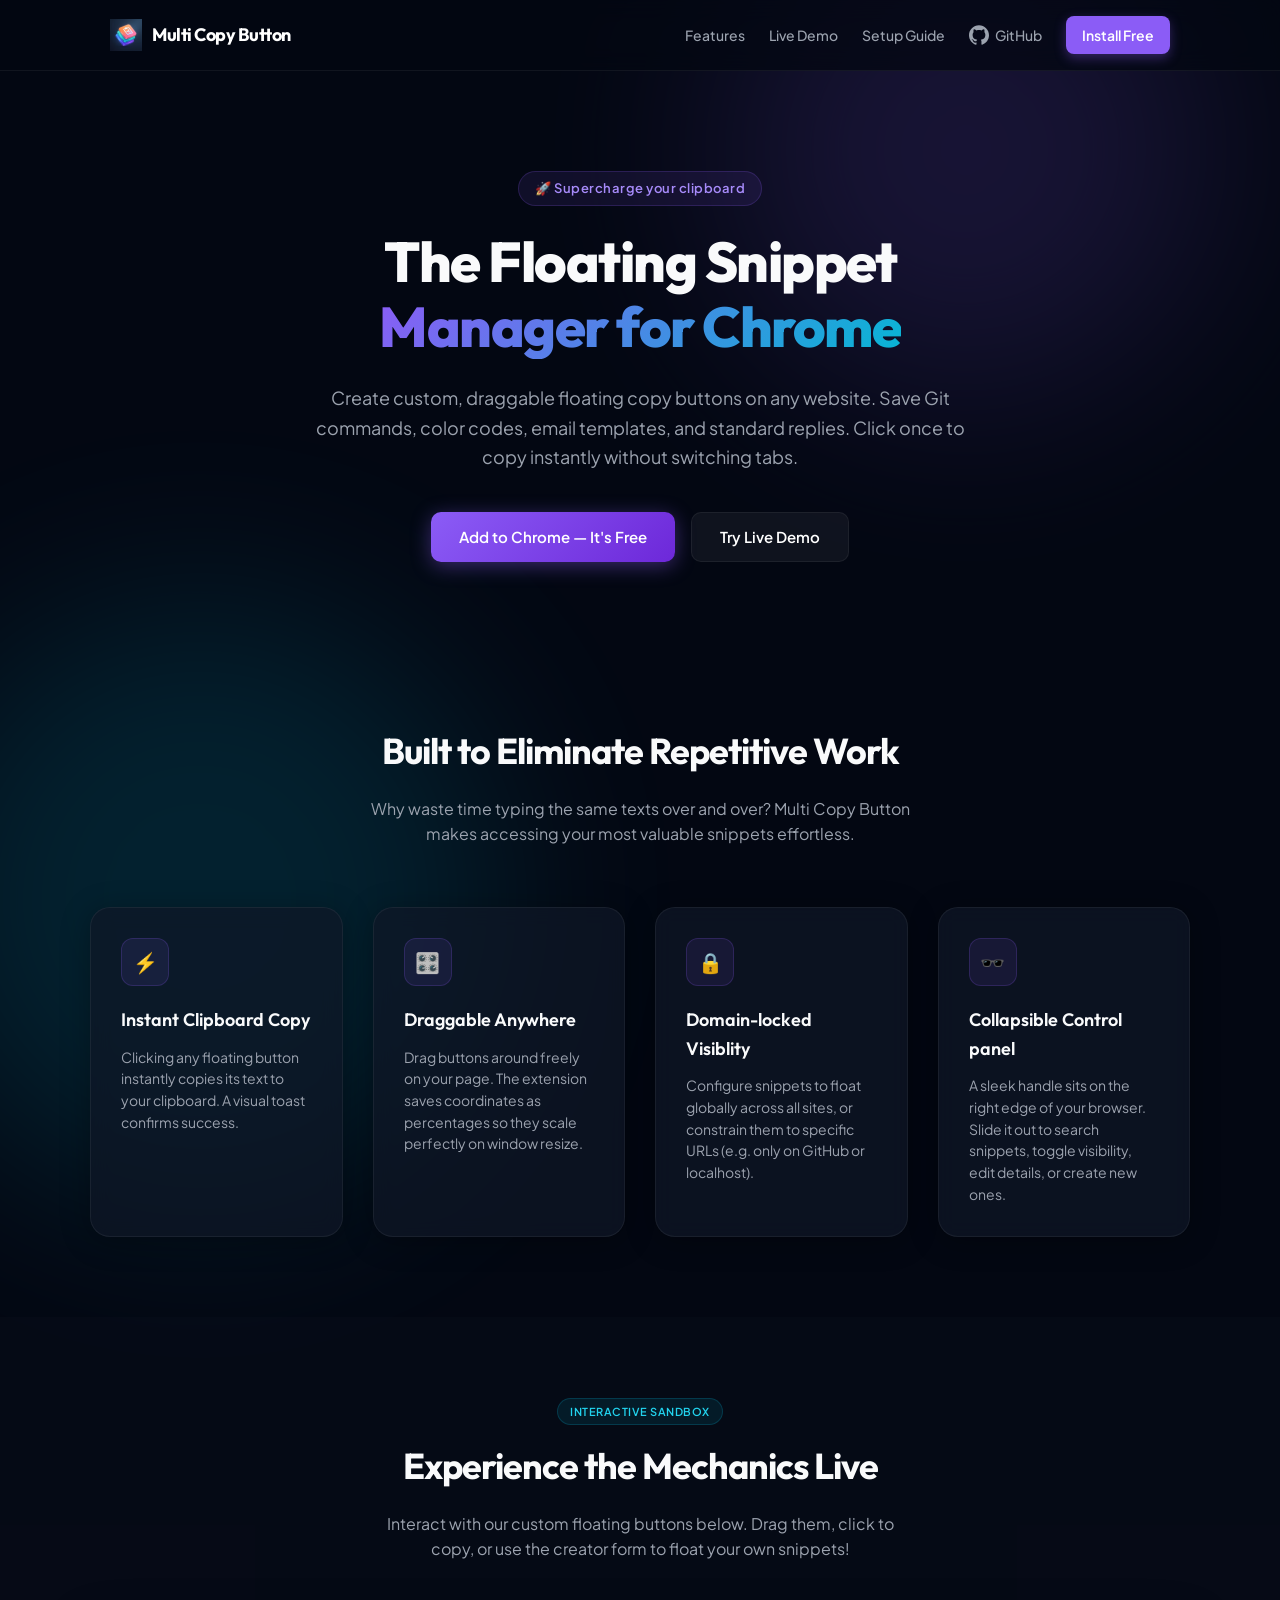
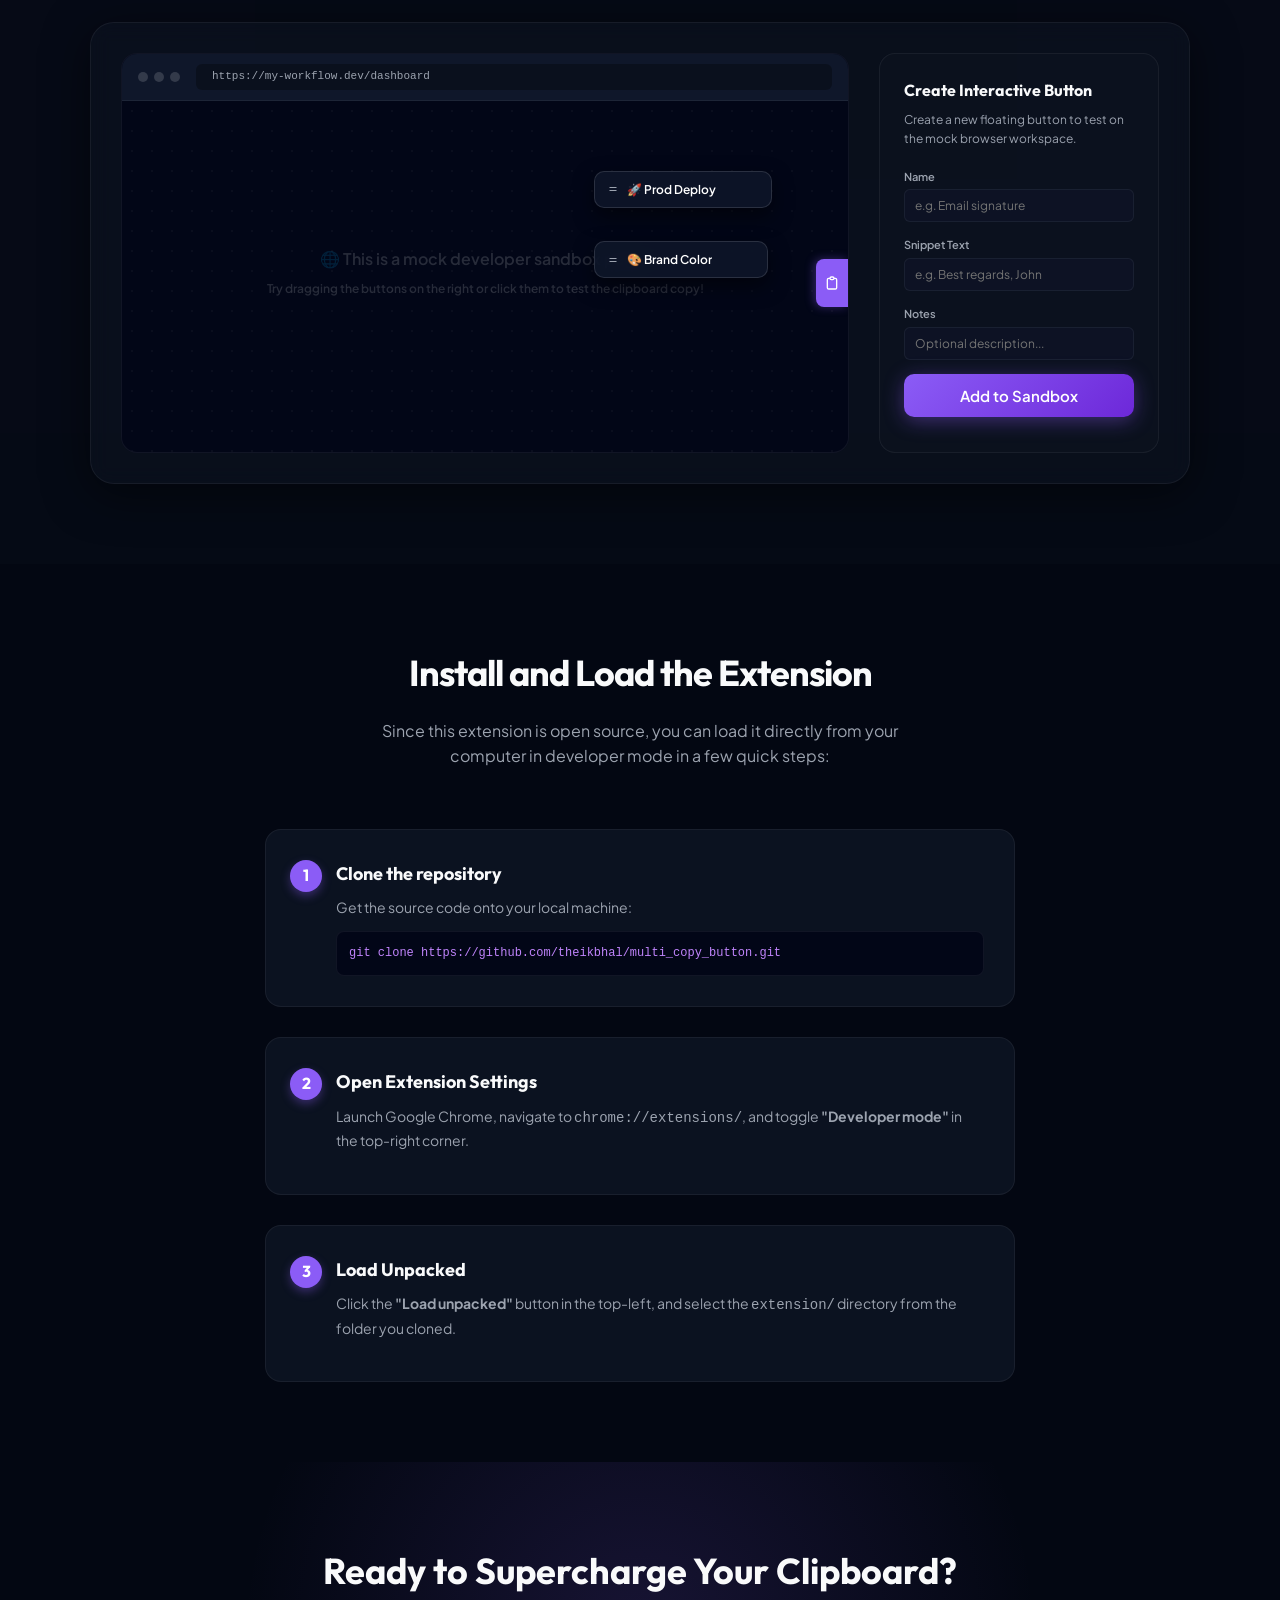
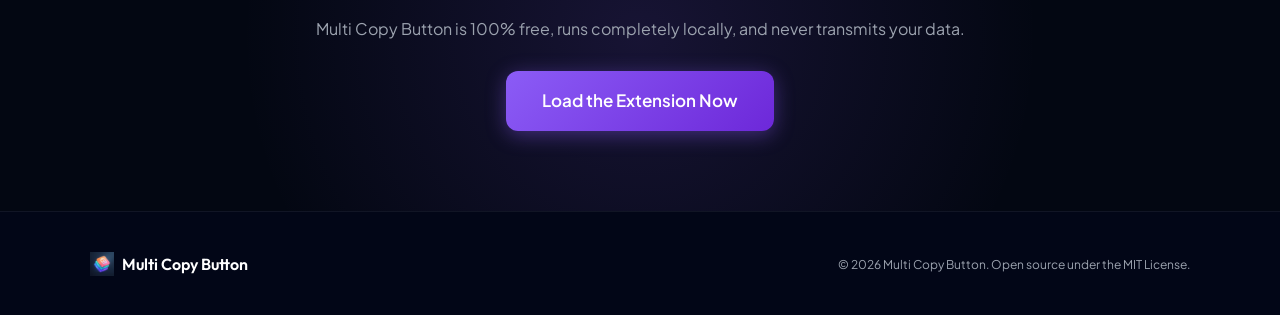
<file: website/index.html>
<!DOCTYPE html>
<html lang="en">
<head>
  <meta charset="UTF-8">
  <meta name="viewport" content="width=device-width, initial-scale=1.0">
  <title>Multi Copy Button — Draggable Floating Clipboard Snippets Chrome Extension</title>
  <meta name="description" content="Create custom, draggable floating copy buttons on any website to copy code snippets, templates, command lines and hex codes instantly with one click.">
  <link href="https://fonts.googleapis.com/css2?family=Outfit:wght@300;400;500;600;700;800&family=Plus+Jakarta+Sans:wght@300;400;500;600;700&display=swap" rel="stylesheet">
  <link rel="stylesheet" href="styles.css">
</head>
<body>
  <!-- Background Elements -->
  <div class="space-bg">
    <div class="blob blob-1"></div>
    <div class="blob blob-2"></div>
  </div>

  <!-- Navigation -->
  <nav class="navbar">
    <div class="nav-container">
      <a href="#" class="nav-logo">
        <img src="assets/logo.png" alt="Multi Copy Button Logo">
        <span>Multi Copy Button</span>
      </a>
      <div class="nav-links">
        <a href="#features">Features</a>
        <a href="#demo">Live Demo</a>
        <a href="#setup">Setup Guide</a>
        <a href="https://github.com/theikbhal/multi_copy_button" target="_blank" class="github-link">
          <svg viewBox="0 0 24 24" width="20" height="20" fill="currentColor"><path d="M12 .297c-6.63 0-12 5.373-12 12 0 5.303 3.438 9.8 8.205 11.385.6.113.82-.258.82-.577 0-.285-.01-1.04-.015-2.04-3.338.724-4.042-1.61-4.042-1.61C4.422 18.07 3.633 17.7 3.633 17.7c-1.087-.744.084-.729.084-.729 1.205.084 1.838 1.236 1.838 1.236 1.07 1.835 2.809 1.305 3.495.998.108-.776.417-1.305.76-1.605-2.665-.3-5.466-1.332-5.466-5.93 0-1.31.465-2.38 1.235-3.22-.135-.303-.54-1.523.105-3.176 0 0 1.005-.322 3.3 1.23.96-.267 1.98-.399 3-.405 1.02.006 2.04.138 3 .405 2.28-1.552 3.285-1.23 3.285-1.23.645 1.653.24 2.873.12 3.176.765.84 1.23 1.91 1.23 3.22 0 4.61-2.805 5.625-5.475 5.92.42.36.81 1.096.81 2.22 0 1.606-.015 2.896-.015 3.286 0 .315.21.69.825.57C20.565 22.092 24 17.592 24 12.297c0-6.627-5.373-12-12-12"/></svg>
          <span>GitHub</span>
        </a>
        <a href="#demo" class="nav-cta">Install Free</a>
      </div>
    </div>
  </nav>

  <!-- Hero Section -->
  <header class="hero">
    <div class="hero-container">
      <div class="hero-tag">🚀 Supercharge your clipboard</div>
      <h1>The Floating Snippet<br><span class="gradient-text">Manager for Chrome</span></h1>
      <p class="hero-description">Create custom, draggable floating copy buttons on any website. Save Git commands, color codes, email templates, and standard replies. Click once to copy instantly without switching tabs.</p>
      <div class="hero-ctas">
        <a href="#setup" class="btn btn-primary">Add to Chrome — It's Free</a>
        <a href="#demo" class="btn btn-secondary">Try Live Demo</a>
      </div>
    </div>
  </header>

  <!-- Why it is helpful -->
  <section class="features-section" id="features">
    <div class="section-container">
      <div class="section-header">
        <h2>Built to Eliminate Repetitive Work</h2>
        <p>Why waste time typing the same texts over and over? Multi Copy Button makes accessing your most valuable snippets effortless.</p>
      </div>

      <div class="features-grid">
        <div class="feature-card">
          <div class="card-icon">⚡</div>
          <h3>Instant Clipboard Copy</h3>
          <p>Clicking any floating button instantly copies its text to your clipboard. A visual toast confirms success.</p>
        </div>
        
        <div class="feature-card">
          <div class="card-icon">🎛️</div>
          <h3>Draggable Anywhere</h3>
          <p>Drag buttons around freely on your page. The extension saves coordinates as percentages so they scale perfectly on window resize.</p>
        </div>

        <div class="feature-card">
          <div class="card-icon">🔒</div>
          <h3>Domain-locked Visiblity</h3>
          <p>Configure snippets to float globally across all sites, or constrain them to specific URLs (e.g. only on GitHub or localhost).</p>
        </div>

        <div class="feature-card">
          <div class="card-icon">🕶️</div>
          <h3>Collapsible Control panel</h3>
          <p>A sleek handle sits on the right edge of your browser. Slide it out to search snippets, toggle visibility, edit details, or create new ones.</p>
        </div>
      </div>
    </div>
  </section>

  <!-- Interactive Sandbox Demo -->
  <section class="demo-section" id="demo">
    <div class="section-container">
      <div class="section-header">
        <span class="badge">Interactive Sandbox</span>
        <h2>Experience the Mechanics Live</h2>
        <p>Interact with our custom floating buttons below. Drag them, click to copy, or use the creator form to float your own snippets!</p>
      </div>

      <div class="sandbox-container">
        <!-- Interactive Workspace mimicking browser -->
        <div class="browser-mock">
          <div class="browser-header">
            <div class="browser-dots">
              <span class="dot"></span>
              <span class="dot"></span>
              <span class="dot"></span>
            </div>
            <div class="browser-url-bar">https://my-workflow.dev/dashboard</div>
          </div>
          
          <div class="browser-viewport" id="sandbox-viewport">
            <div class="browser-empty-state">
              <p>🌐 This is a mock developer sandbox page.</p>
              <p class="hint">Try dragging the buttons on the right or click them to test the clipboard copy!</p>
            </div>

            <!-- Demo floating button 1 -->
            <div class="demo-btn" id="demo-btn-1" style="left: 65%; top: 20%;">
              <div class="drag-handle" title="Drag me">
                <svg viewBox="0 0 24 24" width="12" height="12" fill="none" stroke="currentColor" stroke-width="2"><path d="M5 9h14M5 15h14"/></svg>
              </div>
              <span class="btn-name">🚀 Prod Deploy</span>
              <div class="tooltip">
                <strong>Prod Deploy</strong>
                <p>Click to copy command</p>
                <div class="tooltip-text">vercel --prod</div>
              </div>
              <div class="actions">
                <button class="act-btn edit-btn" title="Edit">✏️</button>
                <button class="act-btn delete-btn" title="Hide">✕</button>
              </div>
            </div>

            <!-- Demo floating button 2 -->
            <div class="demo-btn" id="demo-btn-2" style="left: 65%; top: 40%;">
              <div class="drag-handle" title="Drag me">
                <svg viewBox="0 0 24 24" width="12" height="12" fill="none" stroke="currentColor" stroke-width="2"><path d="M5 9h14M5 15h14"/></svg>
              </div>
              <span class="btn-name">🎨 Brand Color</span>
              <div class="tooltip">
                <strong>Brand Color</strong>
                <p>Click to copy CSS Hex</p>
                <div class="tooltip-text">#8B5CF6</div>
              </div>
              <div class="actions">
                <button class="act-btn edit-btn" title="Edit">✏️</button>
                <button class="act-btn delete-btn" title="Hide">✕</button>
              </div>
            </div>

            <!-- Side Dock Mock -->
            <div class="mock-dock-handle" id="mock-dock-handle">
              <svg width="16" height="16" viewBox="0 0 24 24" fill="none" stroke="currentColor" stroke-width="2"><path d="M9 5H7a2 2 0 0 0-2 2v12a2 2 0 0 0 2 2h10a2 2 0 0 0 2-2V7a2 2 0 0 0-2-2h-2M9 5a2 2 0 0 0 2 2h2a2 2 0 0 0 2-2M9 5a2 2 0 0 1 2-2h2a2 2 0 0 1 2 2"/></svg>
            </div>

            <div class="mock-dock" id="mock-dock">
              <div class="dock-header">
                <span>Dock Control Panel</span>
                <button id="close-dock-btn">✕</button>
              </div>
              <div class="dock-body">
                <input type="text" id="dock-search" placeholder="Search buttons..." class="dock-input">
                <div class="dock-list-header">Active Snippets</div>
                <div class="dock-list" id="dock-list-container">
                  <!-- JS list -->
                </div>
              </div>
            </div>

            <div class="toast-popup" id="sandbox-toast">Copied to clipboard!</div>
          </div>
        </div>

        <!-- Forms / Creator Box on the right -->
        <div class="creator-sidebar">
          <h3>Create Interactive Button</h3>
          <p class="creator-desc">Create a new floating button to test on the mock browser workspace.</p>
          <div class="creator-form">
            <div class="form-group">
              <label>Name</label>
              <input type="text" id="create-name" placeholder="e.g. Email signature" class="form-input">
            </div>
            <div class="form-group">
              <label>Snippet Text</label>
              <input type="text" id="create-text" placeholder="e.g. Best regards, John" class="form-input">
            </div>
            <div class="form-group">
              <label>Notes</label>
              <input type="text" id="create-notes" placeholder="Optional description..." class="form-input">
            </div>
            <button id="create-sandbox-btn" class="btn btn-primary btn-block">Add to Sandbox</button>
          </div>
        </div>
      </div>
    </div>
  </section>

  <!-- Setup Section -->
  <section class="setup-section" id="setup">
    <div class="section-container">
      <div class="section-header">
        <h2>Install and Load the Extension</h2>
        <p>Since this extension is open source, you can load it directly from your computer in developer mode in a few quick steps:</p>
      </div>

      <div class="setup-steps">
        <div class="setup-step">
          <div class="step-badge">1</div>
          <h3>Clone the repository</h3>
          <p>Get the source code onto your local machine:</p>
          <pre class="code-block"><code>git clone https://github.com/theikbhal/multi_copy_button.git</code></pre>
        </div>

        <div class="setup-step">
          <div class="step-badge">2</div>
          <h3>Open Extension Settings</h3>
          <p>Launch Google Chrome, navigate to <code>chrome://extensions/</code>, and toggle <strong>"Developer mode"</strong> in the top-right corner.</p>
        </div>

        <div class="setup-step">
          <div class="step-badge">3</div>
          <h3>Load Unpacked</h3>
          <p>Click the <strong>"Load unpacked"</strong> button in the top-left, and select the <code>extension/</code> directory from the folder you cloned.</p>
        </div>
      </div>
    </div>
  </section>

  <!-- CTA banner -->
  <section class="cta-banner">
    <div class="banner-container">
      <h2>Ready to Supercharge Your Clipboard?</h2>
      <p>Multi Copy Button is 100% free, runs completely locally, and never transmits your data.</p>
      <a href="#setup" class="btn btn-primary lg">Load the Extension Now</a>
    </div>
  </section>

  <!-- Footer -->
  <footer class="footer">
    <div class="footer-container">
      <div class="footer-brand">
        <img src="assets/logo.png" alt="Logo">
        <span>Multi Copy Button</span>
      </div>
      <p class="copyright">&copy; 2026 Multi Copy Button. Open source under the MIT License.</p>
    </div>
  </footer>

  <!-- Sandbox Modal Edit -->
  <div class="modal-overlay" id="sandbox-modal">
    <div class="modal">
      <h2>Edit Sandbox Snippet</h2>
      <div class="form-group">
        <label>Name</label>
        <input type="text" id="modal-name" class="form-input">
      </div>
      <div class="form-group">
        <label>Snippet Text</label>
        <textarea id="modal-text" rows="3" class="form-input"></textarea>
      </div>
      <div class="form-group">
        <label>Notes</label>
        <input type="text" id="modal-notes" class="form-input">
      </div>
      <div class="modal-buttons">
        <button id="modal-cancel" class="btn btn-secondary">Cancel</button>
        <button id="modal-save" class="btn btn-primary">Save Changes</button>
      </div>
    </div>
  </div>
</body>
</html>
</file>
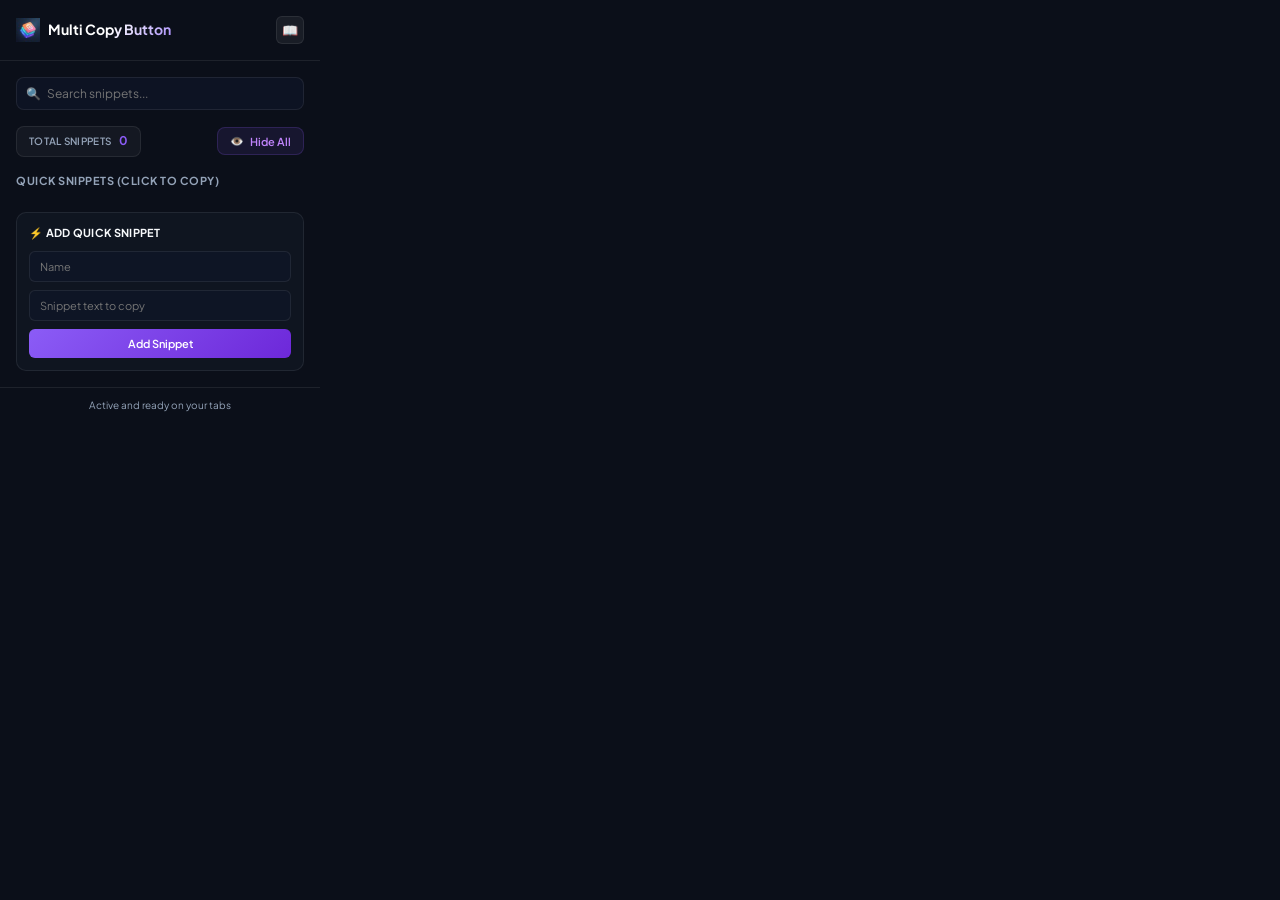
<file: extension/popup.html>
<!DOCTYPE html>
<html lang="en">
<head>
  <meta charset="UTF-8">
  <meta name="viewport" content="width=device-width, initial-scale=1.0">
  <title>Multi Copy Button Dashboard</title>
  <link href="https://fonts.googleapis.com/css2?family=Plus+Jakarta+Sans:wght@400;500;600;700&display=swap" rel="stylesheet">
  <link rel="stylesheet" href="popup.css">
</head>
<body>
  <div class="popup-container">
    <header class="popup-header">
      <div class="logo-area">
        <img src="icons/icon-48.png" alt="Logo" class="logo-img">
        <span class="logo-text">Multi Copy Button</span>
      </div>
      <button class="settings-btn" id="open-welcome-btn" title="Open Help Page">📖</button>
    </header>

    <main class="popup-main">
      <!-- Search -->
      <div class="search-box">
        <span class="search-icon">🔍</span>
        <input type="text" id="popup-search" placeholder="Search snippets...">
      </div>

      <!-- Quick Stats & Toggle -->
      <div class="stats-row">
        <div class="stat-badge">
          <span class="stat-label">Total Snippets</span>
          <span class="stat-val" id="total-count">0</span>
        </div>
        <button class="toggle-all-btn" id="global-toggle">
          <span id="toggle-icon">👁️</span>
          <span id="toggle-text">Hide All</span>
        </button>
      </div>

      <!-- Snippet List -->
      <div class="snippets-container">
        <h3>Quick Snippets (Click to Copy)</h3>
        <div class="popup-list" id="popup-list">
          <!-- Snippets loaded dynamically -->
        </div>
      </div>

      <!-- Quick Add Form -->
      <div class="quick-add-box">
        <h4>⚡ Add Quick Snippet</h4>
        <input type="text" id="add-name" placeholder="Name" class="quick-input">
        <input type="text" id="add-text" placeholder="Snippet text to copy" class="quick-input">
        <button id="add-btn" class="quick-add-btn">Add Snippet</button>
      </div>
    </main>

    <footer class="popup-footer">
      <span>Active and ready on your tabs</span>
      <div class="toast" id="popup-toast">Copied!</div>
    </footer>
  </div>
  <script src="popup.js"></script>
</body>
</html>
</file>
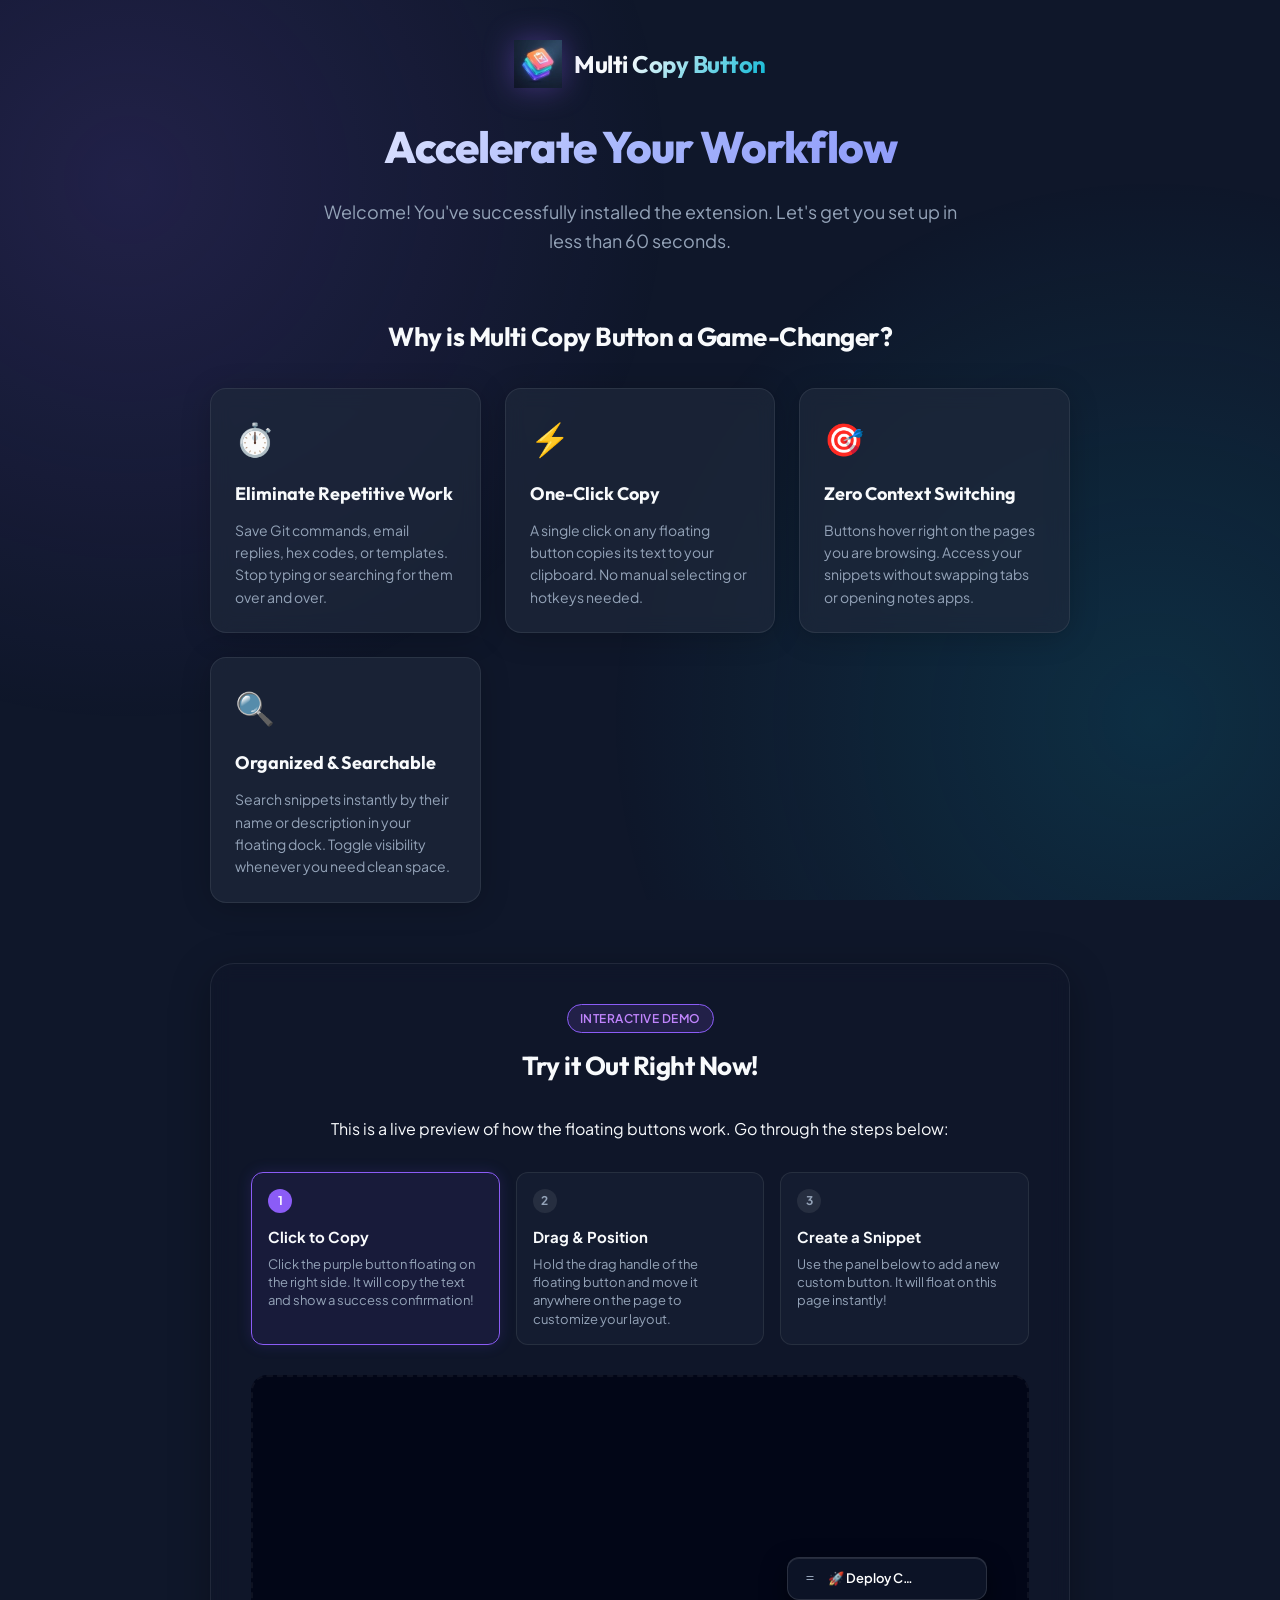
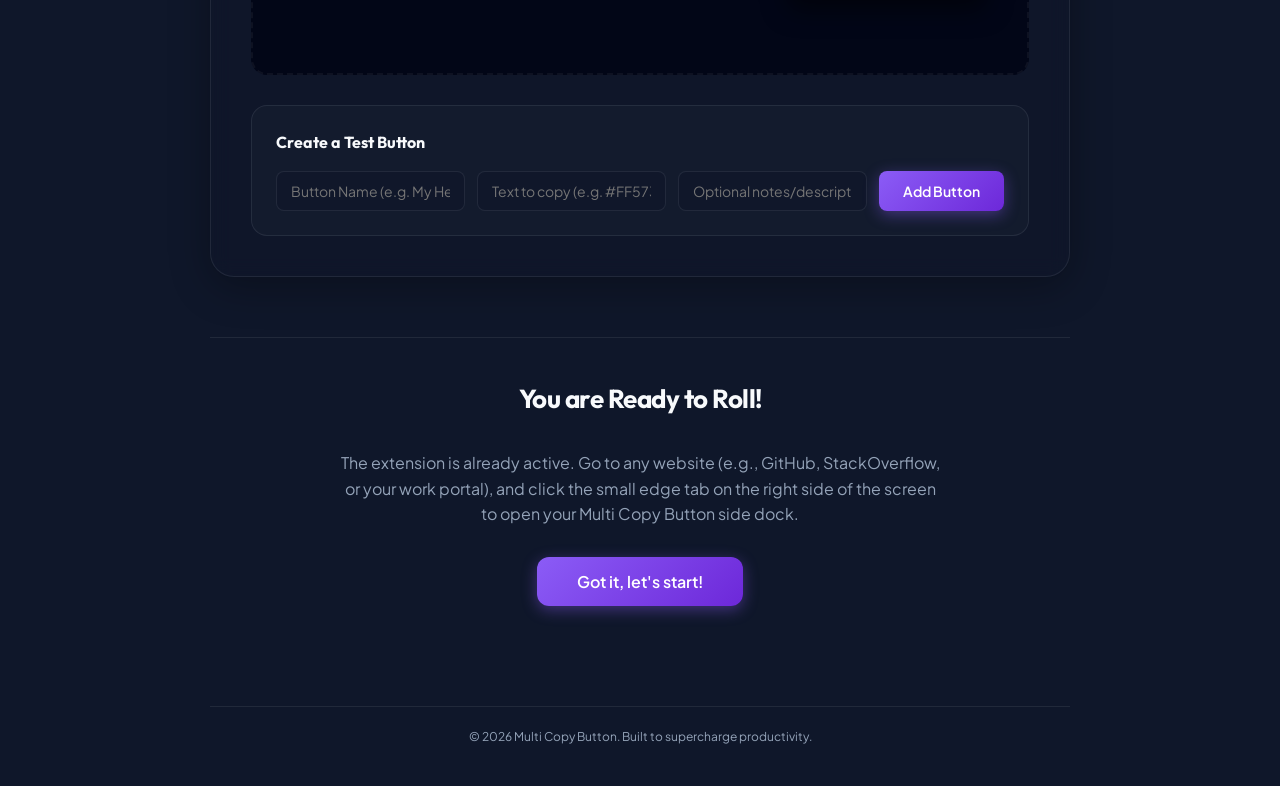
<file: extension/welcome.html>
<!DOCTYPE html>
<html lang="en">
<head>
  <meta charset="UTF-8">
  <meta name="viewport" content="width=device-width, initial-scale=1.0">
  <title>Welcome to Multi Copy Button</title>
  <link href="https://fonts.googleapis.com/css2?family=Outfit:wght@300;400;500;600;700;800&family=Plus+Jakarta+Sans:wght@300;400;500;600;700;800&display=swap" rel="stylesheet">
  <link rel="stylesheet" href="welcome.css">
</head>
<body>
  <div class="glow-bg"></div>
  
  <div class="container">
    <header class="header">
      <div class="logo-area">
        <img src="icons/icon-128.png" alt="Multi Copy Button Logo" class="logo-img">
        <span class="logo-text">Multi Copy Button</span>
      </div>
      <h1>Accelerate Your Workflow</h1>
      <p class="subtitle">Welcome! You've successfully installed the extension. Let's get you set up in less than 60 seconds.</p>
    </header>

    <main class="main-content">
      <!-- Why it is helpful section -->
      <section class="benefits-section">
        <h2>Why is Multi Copy Button a Game-Changer?</h2>
        <div class="benefits-grid">
          <div class="benefit-card">
            <div class="benefit-icon">⏱️</div>
            <h3>Eliminate Repetitive Work</h3>
            <p>Save Git commands, email replies, hex codes, or templates. Stop typing or searching for them over and over.</p>
          </div>
          <div class="benefit-card">
            <div class="benefit-icon">⚡</div>
            <h3>One-Click Copy</h3>
            <p>A single click on any floating button copies its text to your clipboard. No manual selecting or hotkeys needed.</p>
          </div>
          <div class="benefit-card">
            <div class="benefit-icon">🎯</div>
            <h3>Zero Context Switching</h3>
            <p>Buttons hover right on the pages you are browsing. Access your snippets without swapping tabs or opening notes apps.</p>
          </div>
          <div class="benefit-card">
            <div class="benefit-icon">🔍</div>
            <h3>Organized & Searchable</h3>
            <p>Search snippets instantly by their name or description in your floating dock. Toggle visibility whenever you need clean space.</p>
          </div>
        </div>
      </section>

      <!-- Onboarding Demo Section -->
      <section class="onboarding-demo-box">
        <div class="demo-header">
          <span class="badge">Interactive Demo</span>
          <h2>Try it Out Right Now!</h2>
          <p>This is a live preview of how the floating buttons work. Go through the steps below:</p>
        </div>

        <div class="onboarding-steps">
          <div class="step-card active" id="step-1">
            <div class="step-num">1</div>
            <h3>Click to Copy</h3>
            <p>Click the purple button floating on the right side. It will copy the text and show a success confirmation!</p>
          </div>
          
          <div class="step-card" id="step-2">
            <div class="step-num">2</div>
            <h3>Drag & Position</h3>
            <p>Hold the drag handle of the floating button and move it anywhere on the page to customize your layout.</p>
          </div>

          <div class="step-card" id="step-3">
            <div class="step-num">3</div>
            <h3>Create a Snippet</h3>
            <p>Use the panel below to add a new custom button. It will float on this page instantly!</p>
          </div>
        </div>

        <div class="demo-workspace" id="demo-workspace">
          <!-- The floating button will be placed here -->
          <div class="floating-btn-demo" id="demo-float-btn" style="right: 40px; top: 180px;">
            <div class="drag-handle" id="demo-drag-handle">
              <svg width="12" height="12" viewBox="0 0 24 24" fill="none" stroke="currentColor" stroke-width="2"><path d="M5 9h14M5 15h14"/></svg>
            </div>
            <span class="btn-name">🚀 Deploy Command</span>
            <div class="btn-tooltip">
              <strong>Deploy Command</strong>
              <p>Double click or hover to edit. Click to copy.</p>
              <div class="btn-text">vercel --prod</div>
            </div>
            <div class="btn-actions">
              <button class="action-btn edit-btn" title="Edit">✏️</button>
              <button class="action-btn delete-btn" title="Delete">✕</button>
            </div>
          </div>
          
          <div class="toast-notification" id="demo-toast">Copied to clipboard!</div>
        </div>

        <!-- Mini button creator in demo -->
        <div class="demo-creator">
          <h3>Create a Test Button</h3>
          <div class="creator-fields">
            <input type="text" id="demo-name-in" placeholder="Button Name (e.g. My Hex)" class="demo-input">
            <input type="text" id="demo-text-in" placeholder="Text to copy (e.g. #FF5733)" class="demo-input">
            <input type="text" id="demo-notes-in" placeholder="Optional notes/description..." class="demo-input">
            <button id="demo-add-btn" class="glow-button">Add Button</button>
          </div>
        </div>
      </section>

      <!-- Ready to go section -->
      <section class="ready-section">
        <h2>You are Ready to Roll!</h2>
        <p>The extension is already active. Go to any website (e.g., GitHub, StackOverflow, or your work portal), and click the small edge tab on the right side of the screen to open your Multi Copy Button side dock.</p>
        <div class="cta-row">
          <button id="close-welcome" class="glow-button primary">Got it, let's start!</button>
        </div>
      </section>
    </main>

    <footer class="footer">
      <p>&copy; 2026 Multi Copy Button. Built to supercharge productivity.</p>
    </footer>
  </div>

  <!-- Edit Modal for Demo -->
  <div class="modal-overlay" id="demo-modal">
    <div class="modal">
      <h2>Edit Snippet</h2>
      <div class="form-group">
        <label for="edit-name">Name</label>
        <input type="text" id="edit-name">
      </div>
      <div class="form-group">
        <label for="edit-text">Snippet Text (to copy)</label>
        <textarea id="edit-text" rows="3"></textarea>
      </div>
      <div class="form-group">
        <label for="edit-notes">Notes / Tooltip</label>
        <input type="text" id="edit-notes">
      </div>
      <div class="modal-buttons">
        <button id="cancel-edit" class="btn-secondary">Cancel</button>
        <button id="save-edit" class="btn-primary">Save Changes</button>
      </div>
    </div>
  </div>
</body>
</html>
</file>
<file: website/styles.css>
:root {
  --bg-color: #030712;
  --card-bg: rgba(17, 24, 39, 0.7);
  --border-color: rgba(255, 255, 255, 0.06);
  --text-primary: #f9fafb;
  --text-secondary: #9ca3af;
  --primary: #8b5cf6;
  --primary-glow: rgba(139, 92, 246, 0.35);
  --secondary: #06b6d4;
  --secondary-glow: rgba(6, 182, 212, 0.25);
  --success: #10b981;
  --danger: #ef4444;
  --font-family: 'Plus Jakarta Sans', sans-serif;
  --heading-font: 'Outfit', sans-serif;
}

* {
  box-sizing: border-box;
  margin: 0;
  padding: 0;
  scroll-behavior: smooth;
}

body {
  background-color: var(--bg-color);
  color: var(--text-primary);
  font-family: var(--font-family);
  line-height: 1.6;
  overflow-x: hidden;
  position: relative;
}

/* Background blob decorations */
.space-bg {
  position: absolute;
  top: 0;
  left: 0;
  width: 100%;
  height: 100%;
  z-index: -1;
  overflow: hidden;
  pointer-events: none;
}

.blob {
  position: absolute;
  border-radius: 50%;
  filter: blur(100px);
  opacity: 0.15;
}

.blob-1 {
  top: -100px;
  right: 5%;
  width: 500px;
  height: 500px;
  background: var(--primary);
}

.blob-2 {
  top: 600px;
  left: -100px;
  width: 600px;
  height: 600px;
  background: var(--secondary);
}

/* Navbar */
.navbar {
  position: sticky;
  top: 0;
  background: rgba(3, 7, 18, 0.75);
  backdrop-filter: blur(12px);
  border-bottom: 1px solid var(--border-color);
  z-index: 100;
}

.nav-container {
  max-width: 1100px;
  margin: 0 auto;
  padding: 16px 20px;
  display: flex;
  align-items: center;
  justify-content: space-between;
}

.nav-logo {
  display: flex;
  align-items: center;
  gap: 10px;
  text-decoration: none;
  color: white;
}

.nav-logo img {
  width: 32px;
  height: 32px;
}

.nav-logo span {
  font-family: var(--heading-font);
  font-weight: 700;
  font-size: 18px;
  letter-spacing: -0.5px;
}

.nav-links {
  display: flex;
  align-items: center;
  gap: 24px;
}

.nav-links a {
  text-decoration: none;
  color: var(--text-secondary);
  font-size: 14px;
  font-weight: 500;
  transition: color 0.2s;
}

.nav-links a:hover {
  color: white;
}

.nav-links a.github-link {
  display: flex;
  align-items: center;
  gap: 6px;
}

.nav-links a.nav-cta {
  background: var(--primary);
  color: white;
  padding: 8px 16px;
  border-radius: 8px;
  font-weight: 600;
  box-shadow: 0 4px 12px var(--primary-glow);
  transition: all 0.2s;
}

.nav-links a.nav-cta:hover {
  transform: translateY(-1px);
  box-shadow: 0 6px 18px rgba(139, 92, 246, 0.5);
}

/* Hero */
.hero {
  padding: 100px 20px 80px 20px;
  text-align: center;
}

.hero-container {
  max-width: 800px;
  margin: 0 auto;
}

.hero-tag {
  background: rgba(139, 92, 246, 0.1);
  border: 1px solid rgba(139, 92, 246, 0.2);
  color: #a78bfa;
  padding: 6px 16px;
  border-radius: 30px;
  font-size: 13px;
  font-weight: 600;
  display: inline-block;
  margin-bottom: 24px;
  letter-spacing: 0.5px;
}

.hero h1 {
  font-family: var(--heading-font);
  font-size: 56px;
  font-weight: 800;
  line-height: 1.15;
  letter-spacing: -1.5px;
  margin-bottom: 24px;
}

.gradient-text {
  background: linear-gradient(135deg, var(--primary) 0%, var(--secondary) 100%);
  -webkit-background-clip: text;
  -webkit-text-fill-color: transparent;
  display: inline-block;
}

.hero-description {
  font-size: 18px;
  color: var(--text-secondary);
  max-width: 650px;
  margin: 0 auto 40px auto;
  line-height: 1.65;
}

.hero-ctas {
  display: flex;
  justify-content: center;
  gap: 16px;
}

/* Buttons System */
.btn {
  padding: 12px 28px;
  border-radius: 10px;
  font-size: 15px;
  font-weight: 600;
  text-decoration: none;
  cursor: pointer;
  transition: all 0.3s;
  display: inline-flex;
  align-items: center;
  justify-content: center;
  border: none;
  font-family: inherit;
}

.btn-primary {
  background: linear-gradient(135deg, var(--primary) 0%, #6d28d9 100%);
  color: white;
  box-shadow: 0 4px 20px rgba(139, 92, 246, 0.4);
}

.btn-primary:hover {
  transform: translateY(-2px);
  box-shadow: 0 8px 30px rgba(139, 92, 246, 0.6);
}

.btn-secondary {
  background: rgba(255, 255, 255, 0.05);
  border: 1px solid var(--border-color);
  color: white;
}

.btn-secondary:hover {
  background: rgba(255, 255, 255, 0.1);
  border-color: rgba(255,255,255,0.15);
}

.btn-block {
  width: 100%;
}

.btn.lg {
  padding: 16px 36px;
  font-size: 17px;
  border-radius: 12px;
}

/* Features */
.features-section {
  padding: 80px 20px;
}

.section-container {
  max-width: 1100px;
  margin: 0 auto;
}

.section-header {
  text-align: center;
  margin-bottom: 60px;
}

.section-header h2 {
  font-family: var(--heading-font);
  font-size: 36px;
  font-weight: 700;
  letter-spacing: -1px;
  margin-bottom: 16px;
}

.section-header p {
  color: var(--text-secondary);
  font-size: 16px;
  max-width: 550px;
  margin: 0 auto;
}

.features-grid {
  display: grid;
  grid-template-columns: repeat(auto-fit, minmax(240px, 1fr));
  gap: 30px;
}

.feature-card {
  background: var(--card-bg);
  border: 1px solid var(--border-color);
  border-radius: 20px;
  padding: 30px;
  transition: all 0.3s cubic-bezier(0.4, 0, 0.2, 1);
  box-shadow: 0 4px 30px rgba(0, 0, 0, 0.3);
  backdrop-filter: blur(10px);
}

.feature-card:hover {
  transform: translateY(-6px);
  border-color: rgba(139, 92, 246, 0.2);
  box-shadow: 0 12px 30px rgba(139, 92, 246, 0.08);
}

.card-icon {
  width: 48px;
  height: 48px;
  border-radius: 12px;
  background: rgba(139, 92, 246, 0.1);
  border: 1px solid rgba(139, 92, 246, 0.2);
  display: flex;
  align-items: center;
  justify-content: center;
  font-size: 20px;
  margin-bottom: 20px;
}

.feature-card h3 {
  font-family: var(--heading-font);
  font-size: 18px;
  font-weight: 600;
  margin-bottom: 12px;
}

.feature-card p {
  color: var(--text-secondary);
  font-size: 14px;
  line-height: 1.55;
}

/* Sandbox Demo */
.demo-section {
  padding: 80px 20px;
  background: rgba(17, 24, 39, 0.2);
}

.badge {
  background: rgba(6, 182, 212, 0.1);
  border: 1px solid rgba(6, 182, 212, 0.2);
  color: #22d3ee;
  padding: 4px 12px;
  border-radius: 20px;
  font-size: 11px;
  font-weight: 600;
  text-transform: uppercase;
  letter-spacing: 0.5px;
  display: inline-block;
  margin-bottom: 12px;
}

.sandbox-container {
  display: grid;
  grid-template-columns: 1fr 280px;
  gap: 30px;
  background: rgba(17, 24, 39, 0.4);
  border: 1px solid var(--border-color);
  border-radius: 24px;
  padding: 30px;
  box-shadow: 0 10px 45px rgba(0,0,0,0.5);
  backdrop-filter: blur(10px);
}

/* Browser Mockup */
.browser-mock {
  background: #020617;
  border: 1px solid var(--border-color);
  border-radius: 16px;
  overflow: hidden;
  height: 400px;
  display: flex;
  flex-direction: column;
}

.browser-header {
  background: #0f172a;
  padding: 10px 16px;
  display: flex;
  align-items: center;
  gap: 16px;
  border-bottom: 1px solid var(--border-color);
}

.browser-dots {
  display: flex;
  gap: 6px;
}

.browser-dots .dot {
  width: 10px;
  height: 10px;
  border-radius: 50px;
  background: rgba(255,255,255,0.15);
}

.browser-url-bar {
  background: rgba(0,0,0,0.3);
  border-radius: 6px;
  padding: 4px 16px;
  font-size: 11px;
  color: var(--text-secondary);
  font-family: monospace;
  flex: 1;
}

.browser-viewport {
  flex: 1;
  position: relative;
  overflow: hidden;
  background-image: 
    radial-gradient(rgba(255, 255, 255, 0.03) 1px, transparent 1px);
  background-size: 20px 20px;
  display: flex;
  align-items: center;
  justify-content: center;
}

.browser-empty-state {
  text-align: center;
  color: rgba(255, 255, 255, 0.15);
  user-select: none;
}

.browser-empty-state p {
  font-size: 16px;
  font-weight: 600;
  margin-bottom: 8px;
}

.browser-empty-state .hint {
  font-size: 12px;
}

/* Floating button style inside landing page demo */
.demo-btn {
  position: absolute;
  background: rgba(15, 23, 42, 0.85);
  border: 1px solid rgba(255, 255, 255, 0.12);
  border-radius: 10px;
  padding: 8px 12px;
  color: white;
  display: flex;
  align-items: center;
  gap: 8px;
  cursor: pointer;
  user-select: none;
  box-shadow: 0 8px 20px rgba(0,0,0,0.5);
  backdrop-filter: blur(10px);
  z-index: 10;
  max-width: 180px;
  box-sizing: border-box;
}

.demo-btn:hover {
  border-color: var(--primary);
  box-shadow: 0 0 12px var(--primary-glow);
}

.demo-btn .drag-handle {
  cursor: grab;
  color: var(--text-secondary);
  display: flex;
  align-items: center;
}

.demo-btn .drag-handle:active {
  cursor: grabbing;
}

.demo-btn .btn-name {
  font-size: 12px;
  font-weight: 600;
  white-space: nowrap;
  overflow: hidden;
  text-overflow: ellipsis;
}

.demo-btn .actions {
  display: flex;
  gap: 3px;
  opacity: 0;
  transition: opacity 0.2s;
}

.demo-btn:hover .actions {
  opacity: 1;
}

.demo-btn .act-btn {
  background: rgba(255,255,255,0.06);
  border: none;
  border-radius: 3px;
  width: 16px;
  height: 16px;
  display: flex;
  align-items: center;
  justify-content: center;
  color: var(--text-secondary);
  font-size: 8px;
  cursor: pointer;
}

.demo-btn .act-btn:hover {
  background: var(--primary);
  color: white;
}

.demo-btn .act-btn.delete-btn:hover {
  background: var(--danger);
}

/* Tooltip inside sandbox button */
.demo-btn .tooltip {
  visibility: hidden;
  position: absolute;
  bottom: 125%;
  left: 50%;
  transform: translateX(-50%) translateY(5px);
  background: #1e293b;
  border: 1px solid rgba(255, 255, 255, 0.1);
  color: white;
  padding: 8px 12px;
  border-radius: 8px;
  font-size: 11px;
  width: 170px;
  box-shadow: 0 10px 20px rgba(0,0,0,0.4);
  z-index: 15;
  opacity: 0;
  transition: opacity 0.2s, transform 0.2s, visibility 0.2s;
  pointer-events: none;
  box-sizing: border-box;
}

.demo-btn:hover .tooltip {
  visibility: visible;
  opacity: 1;
  transform: translateX(-50%) translateY(0);
}

.demo-btn .tooltip strong {
  display: block;
  font-size: 11px;
  margin-bottom: 2px;
  color: var(--secondary);
}

.demo-btn .tooltip p {
  color: var(--text-secondary);
  font-size: 10px;
  margin-bottom: 4px;
}

.demo-btn .tooltip-text {
  font-family: monospace;
  background: rgba(0,0,0,0.25);
  padding: 4px;
  border-radius: 4px;
  color: #e2e8f0;
  word-break: break-all;
  max-height: 40px;
  overflow-y: auto;
}

/* Side Dock Mock in Sandbox */
.mock-dock-handle {
  position: absolute;
  right: 0;
  top: 45%;
  background: var(--primary);
  width: 32px;
  height: 48px;
  border-radius: 8px 0 0 8px;
  display: flex;
  align-items: center;
  justify-content: center;
  cursor: pointer;
  color: white;
  box-shadow: -2px 0 10px var(--primary-glow);
}

.mock-dock {
  position: absolute;
  right: -210px;
  top: 0;
  width: 200px;
  height: 100%;
  background: rgba(15, 23, 42, 0.95);
  border-left: 1px solid var(--border-color);
  transition: right 0.3s ease;
  z-index: 20;
  display: flex;
  flex-direction: column;
}

.mock-dock.open {
  right: 0;
}

.dock-header {
  padding: 12px;
  border-bottom: 1px solid var(--border-color);
  display: flex;
  align-items: center;
  justify-content: space-between;
  font-size: 11px;
  font-weight: 700;
}

.dock-header button {
  background: none;
  border: none;
  color: var(--text-secondary);
  cursor: pointer;
}

.dock-body {
  padding: 12px;
  overflow-y: auto;
  flex: 1;
}

.dock-input {
  width: 100%;
  background: rgba(0,0,0,0.3);
  border: 1px solid var(--border-color);
  border-radius: 4px;
  padding: 6px;
  color: white;
  font-size: 10px;
  margin-bottom: 12px;
}

.dock-list-header {
  font-size: 9px;
  text-transform: uppercase;
  color: var(--text-secondary);
  font-weight: 700;
  margin-bottom: 6px;
}

.dock-list {
  display: flex;
  flex-direction: column;
  gap: 4px;
}

.dock-item {
  background: rgba(255,255,255,0.03);
  border: 1px solid var(--border-color);
  border-radius: 4px;
  padding: 6px 8px;
  display: flex;
  align-items: center;
  justify-content: space-between;
  cursor: pointer;
  font-size: 11px;
}

.dock-item span {
  white-space: nowrap;
  overflow: hidden;
  text-overflow: ellipsis;
  max-width: 120px;
}

.dock-item button {
  background: none;
  border: none;
  color: var(--text-secondary);
  cursor: pointer;
}

/* Toast */
.toast-popup {
  position: absolute;
  bottom: 16px;
  background: var(--success);
  color: white;
  padding: 6px 16px;
  border-radius: 20px;
  font-size: 12px;
  font-weight: 600;
  box-shadow: 0 4px 10px rgba(16, 185, 129, 0.3);
  opacity: 0;
  transform: translateY(10px);
  transition: all 0.3s;
  pointer-events: none;
}
.toast-popup.show {
  opacity: 1;
  transform: translateY(0);
}

/* Creator sidebar */
.creator-sidebar {
  background: rgba(17, 24, 39, 0.3);
  border: 1px solid var(--border-color);
  border-radius: 16px;
  padding: 24px;
}

.creator-sidebar h3 {
  font-family: var(--heading-font);
  font-size: 16px;
  margin-bottom: 6px;
}

.creator-desc {
  font-size: 12px;
  color: var(--text-secondary);
  margin-bottom: 20px;
}

.creator-form {
  display: flex;
  flex-direction: column;
  gap: 14px;
}

.form-group {
  display: flex;
  flex-direction: column;
  gap: 4px;
}

.form-group label {
  font-size: 11px;
  font-weight: 600;
  color: var(--text-secondary);
}

.form-input {
  width: 100%;
  background: rgba(15, 23, 42, 0.6);
  border: 1px solid var(--border-color);
  border-radius: 6px;
  padding: 8px 10px;
  color: white;
  font-family: inherit;
  font-size: 12px;
}

.form-input:focus {
  outline: none;
  border-color: var(--primary);
}

/* Setup steps */
.setup-section {
  padding: 80px 20px;
}

.setup-steps {
  display: flex;
  flex-direction: column;
  gap: 30px;
  max-width: 750px;
  margin: 0 auto;
}

.setup-step {
  position: relative;
  background: var(--card-bg);
  border: 1px solid var(--border-color);
  border-radius: 16px;
  padding: 30px 30px 30px 70px;
}

.step-badge {
  position: absolute;
  left: 24px;
  top: 30px;
  width: 32px;
  height: 32px;
  border-radius: 50px;
  background: var(--primary);
  color: white;
  font-family: var(--heading-font);
  font-weight: 700;
  display: flex;
  align-items: center;
  justify-content: center;
  box-shadow: 0 4px 10px var(--primary-glow);
}

.setup-step h3 {
  font-family: var(--heading-font);
  font-size: 18px;
  margin-bottom: 8px;
}

.setup-step p {
  color: var(--text-secondary);
  font-size: 14px;
  margin-bottom: 12px;
}

.code-block {
  background: #020617;
  border: 1px solid var(--border-color);
  border-radius: 8px;
  padding: 12px;
  overflow-x: auto;
  font-family: monospace;
  font-size: 12px;
  color: #c084fc;
}

/* CTA banner */
.cta-banner {
  padding: 80px 20px;
  text-align: center;
  background: radial-gradient(circle at center, rgba(139, 92, 246, 0.15) 0%, transparent 60%);
}

.banner-container {
  max-width: 650px;
  margin: 0 auto;
}

.cta-banner h2 {
  font-family: var(--heading-font);
  font-size: 36px;
  font-weight: 700;
  margin-bottom: 16px;
}

.cta-banner p {
  color: var(--text-secondary);
  font-size: 16px;
  margin-bottom: 30px;
}

/* Footer */
.footer {
  padding: 40px 20px;
  border-top: 1px solid var(--border-color);
  background: #020617;
}

.footer-container {
  max-width: 1100px;
  margin: 0 auto;
  display: flex;
  align-items: center;
  justify-content: space-between;
}

.footer-brand {
  display: flex;
  align-items: center;
  gap: 8px;
  color: white;
  font-family: var(--heading-font);
  font-weight: 600;
}

.footer-brand img {
  width: 24px;
  height: 24px;
}

.copyright {
  font-size: 12px;
  color: var(--text-secondary);
}

/* Modal inside Sandbox */
.modal-overlay {
  position: fixed;
  top: 0;
  left: 0;
  width: 100vw;
  height: 100vh;
  background: rgba(3, 7, 18, 0.85);
  backdrop-filter: blur(8px);
  z-index: 200;
  display: flex;
  align-items: center;
  justify-content: center;
  opacity: 0;
  pointer-events: none;
  transition: opacity 0.3s;
}

.modal-overlay.open {
  opacity: 1;
  pointer-events: auto;
}

.modal {
  background: #0f172a;
  border: 1px solid var(--border-color);
  width: 100%;
  max-width: 400px;
  border-radius: 16px;
  padding: 24px;
  box-shadow: 0 20px 45px rgba(0,0,0,0.5);
  transform: translateY(20px);
  transition: transform 0.3s;
}

.modal-overlay.open .modal {
  transform: translateY(0);
}

.modal h2 {
  font-family: var(--heading-font);
  font-size: 20px;
  margin-bottom: 16px;
}

.modal-buttons {
  display: flex;
  justify-content: flex-end;
  gap: 10px;
  margin-top: 20px;
}

/* Responsiveness */
@media (max-width: 768px) {
  .hero h1 {
    font-size: 40px;
  }
  .nav-container {
    flex-direction: column;
    gap: 16px;
  }
  .sandbox-container {
    grid-template-columns: 1fr;
  }
  .footer-container {
    flex-direction: column;
    gap: 16px;
    text-align: center;
  }
}
</file>
<file: extension/popup.css>
:root {
  --bg-color: #0b0f19;
  --card-bg: rgba(30, 41, 59, 0.45);
  --border-color: rgba(255, 255, 255, 0.08);
  --text-primary: #f8fafc;
  --text-secondary: #94a3b8;
  --primary: #8b5cf6;
  --primary-glow: rgba(139, 92, 246, 0.3);
  --success: #10b981;
  --danger: #ef4444;
  --font-family: 'Plus Jakarta Sans', -apple-system, BlinkMacSystemFont, sans-serif;
}

* {
  box-sizing: border-box;
  margin: 0;
  padding: 0;
}

body {
  width: 320px;
  background-color: var(--bg-color);
  color: var(--text-primary);
  font-family: var(--font-family);
  font-size: 13px;
  line-height: 1.4;
  overflow: hidden;
}

.popup-container {
  display: flex;
  flex-direction: column;
  height: auto;
  max-height: 550px;
}

/* Header */
.popup-header {
  padding: 16px;
  border-bottom: 1px solid var(--border-color);
  display: flex;
  align-items: center;
  justify-content: space-between;
}

.logo-area {
  display: flex;
  align-items: center;
  gap: 8px;
}

.logo-img {
  width: 24px;
  height: 24px;
}

.logo-text {
  font-weight: 700;
  font-size: 14px;
  background: linear-gradient(135deg, white 50%, #a78bfa 100%);
  -webkit-background-clip: text;
  -webkit-text-fill-color: transparent;
}

.settings-btn {
  background: rgba(255, 255, 255, 0.06);
  border: 1px solid var(--border-color);
  border-radius: 6px;
  width: 28px;
  height: 28px;
  display: flex;
  align-items: center;
  justify-content: center;
  cursor: pointer;
  color: var(--text-primary);
  font-size: 13px;
  transition: all 0.2s;
}

.settings-btn:hover {
  background: rgba(255, 255, 255, 0.12);
  border-color: rgba(255,255,255,0.15);
}

/* Main Body */
.popup-main {
  padding: 16px;
  display: flex;
  flex-direction: column;
  gap: 16px;
  overflow-y: auto;
  max-height: 440px;
}

/* Search Box */
.search-box {
  position: relative;
}

.search-icon {
  position: absolute;
  left: 10px;
  top: 50%;
  transform: translateY(-50%);
  color: var(--text-secondary);
  font-size: 12px;
}

#popup-search {
  width: 100%;
  background: rgba(15, 23, 42, 0.6);
  border: 1px solid var(--border-color);
  border-radius: 8px;
  padding: 8px 10px 8px 30px;
  color: white;
  font-size: 12px;
  font-family: inherit;
  transition: border-color 0.2s;
}

#popup-search:focus {
  outline: none;
  border-color: var(--primary);
}

/* Stats Row */
.stats-row {
  display: flex;
  align-items: center;
  justify-content: space-between;
  gap: 12px;
}

.stat-badge {
  background: rgba(255, 255, 255, 0.04);
  border: 1px solid var(--border-color);
  border-radius: 8px;
  padding: 6px 12px;
  display: flex;
  align-items: center;
  gap: 8px;
}

.stat-label {
  font-size: 10px;
  color: var(--text-secondary);
  text-transform: uppercase;
  font-weight: 600;
  letter-spacing: 0.3px;
}

.stat-val {
  font-weight: 700;
  color: var(--primary);
  font-size: 12px;
}

.toggle-all-btn {
  background: rgba(139, 92, 246, 0.1);
  border: 1px solid rgba(139, 92, 246, 0.2);
  color: #c084fc;
  padding: 6px 12px;
  border-radius: 8px;
  font-family: inherit;
  font-size: 11px;
  font-weight: 600;
  cursor: pointer;
  display: flex;
  align-items: center;
  gap: 6px;
  transition: all 0.2s;
}

.toggle-all-btn:hover {
  background: rgba(139, 92, 246, 0.2);
  border-color: var(--primary);
}

/* List container */
.snippets-container h3 {
  font-size: 11px;
  color: var(--text-secondary);
  text-transform: uppercase;
  font-weight: 700;
  letter-spacing: 0.5px;
  margin-bottom: 8px;
}

.popup-list {
  display: flex;
  flex-direction: column;
  gap: 6px;
  max-height: 180px;
  overflow-y: auto;
  padding-right: 4px;
}

/* Scrollbar styling */
.popup-list::-webkit-scrollbar, .popup-main::-webkit-scrollbar {
  width: 4px;
}
.popup-list::-webkit-scrollbar-track, .popup-main::-webkit-scrollbar-track {
  background: transparent;
}
.popup-list::-webkit-scrollbar-thumb, .popup-main::-webkit-scrollbar-thumb {
  background: var(--border-color);
  border-radius: 2px;
}

.popup-item {
  background: var(--card-bg);
  border: 1px solid var(--border-color);
  border-radius: 6px;
  padding: 8px 10px;
  display: flex;
  align-items: center;
  justify-content: space-between;
  cursor: pointer;
  transition: all 0.2s;
}

.popup-item:hover {
  background: rgba(30, 41, 59, 0.7);
  border-color: rgba(139, 92, 246, 0.2);
}

.popup-item-info {
  flex: 1;
  min-width: 0;
}

.popup-item-name {
  font-size: 12px;
  font-weight: 600;
  white-space: nowrap;
  overflow: hidden;
  text-overflow: ellipsis;
  color: var(--text-primary);
}

.popup-item-text {
  font-size: 10px;
  color: var(--text-secondary);
  font-family: monospace;
  white-space: nowrap;
  overflow: hidden;
  text-overflow: ellipsis;
  margin-top: 1px;
}

.popup-item-actions {
  display: flex;
  gap: 2px;
  margin-left: 8px;
}

.popup-action-btn {
  background: none;
  border: none;
  color: var(--text-secondary);
  cursor: pointer;
  padding: 4px;
  border-radius: 3px;
  transition: all 0.2s;
  font-size: 10px;
}

.popup-action-btn:hover {
  background: rgba(255,255,255,0.06);
  color: var(--text-primary);
}

.popup-action-btn.delete-btn:hover {
  color: var(--danger);
  background: rgba(239, 68, 68, 0.1);
}

.empty-state {
  text-align: center;
  padding: 16px;
  color: var(--text-secondary);
  font-size: 11px;
}

/* Quick Add Box */
.quick-add-box {
  background: rgba(30, 41, 59, 0.25);
  border: 1px solid var(--border-color);
  border-radius: 10px;
  padding: 12px;
  display: flex;
  flex-direction: column;
  gap: 8px;
}

.quick-add-box h4 {
  font-size: 11px;
  font-weight: 700;
  text-transform: uppercase;
  letter-spacing: 0.3px;
  color: var(--text-primary);
  margin-bottom: 2px;
}

.quick-input {
  width: 100%;
  background: rgba(15, 23, 42, 0.5);
  border: 1px solid var(--border-color);
  border-radius: 6px;
  padding: 8px 10px;
  color: white;
  font-size: 11px;
  font-family: inherit;
  transition: border-color 0.2s;
}

.quick-input:focus {
  outline: none;
  border-color: var(--primary);
}

.quick-add-btn {
  background: linear-gradient(135deg, var(--primary) 0%, #6d28d9 100%);
  border: none;
  color: white;
  padding: 8px;
  border-radius: 6px;
  font-family: inherit;
  font-size: 11px;
  font-weight: 600;
  cursor: pointer;
  transition: all 0.2s;
}

.quick-add-btn:hover {
  transform: translateY(-1px);
  box-shadow: 0 4px 10px rgba(139, 92, 246, 0.3);
}

/* Footer */
.popup-footer {
  padding: 10px 16px;
  border-top: 1px solid var(--border-color);
  display: flex;
  align-items: center;
  justify-content: center;
  color: var(--text-secondary);
  font-size: 10px;
  position: relative;
}

/* Toast */
.toast {
  position: absolute;
  bottom: 120%;
  background: var(--success);
  color: white;
  padding: 4px 12px;
  border-radius: 20px;
  font-weight: 600;
  font-size: 11px;
  box-shadow: 0 5px 15px rgba(16, 185, 129, 0.2);
  opacity: 0;
  transform: translateY(10px);
  transition: all 0.3s cubic-bezier(0.175, 0.885, 0.32, 1.275);
  pointer-events: none;
}

.toast.show {
  opacity: 1;
  transform: translateY(0);
}
</file>
<file: extension/welcome.css>
:root {
  --bg-color: #0f172a;
  --card-bg: rgba(30, 41, 59, 0.7);
  --border-color: rgba(255, 255, 255, 0.08);
  --text-primary: #f8fafc;
  --text-secondary: #94a3b8;
  --primary: #8b5cf6;
  --primary-glow: rgba(139, 92, 246, 0.4);
  --secondary: #06b6d4;
  --secondary-glow: rgba(6, 182, 212, 0.3);
  --success: #10b981;
  --success-glow: rgba(16, 185, 129, 0.3);
  --danger: #ef4444;
  --font-family: 'Plus Jakarta Sans', -apple-system, BlinkMacSystemFont, "Segoe UI", Roboto, Helvetica, Arial, sans-serif;
  --heading-font: 'Outfit', sans-serif;
}

* {
  box-sizing: border-box;
  margin: 0;
  padding: 0;
}

body {
  background-color: var(--bg-color);
  color: var(--text-primary);
  font-family: var(--font-family);
  line-height: 1.6;
  overflow-x: hidden;
  position: relative;
}

/* Background gradient glows */
.glow-bg {
  position: fixed;
  top: 0;
  left: 0;
  width: 100vw;
  height: 100vh;
  z-index: -1;
  background: 
    radial-gradient(circle at 10% 20%, rgba(139, 92, 246, 0.15) 0%, transparent 40%),
    radial-gradient(circle at 90% 80%, rgba(6, 182, 212, 0.15) 0%, transparent 40%);
}

.container {
  max-width: 900px;
  margin: 0 auto;
  padding: 40px 20px;
}

/* Header */
.header {
  text-align: center;
  margin-bottom: 60px;
}

.logo-area {
  display: flex;
  align-items: center;
  justify-content: center;
  gap: 12px;
  margin-bottom: 24px;
}

.logo-img {
  width: 48px;
  height: 48px;
  filter: drop-shadow(0 0 15px var(--primary-glow));
}

.logo-text {
  font-family: var(--heading-font);
  font-size: 24px;
  font-weight: 700;
  letter-spacing: -0.5px;
  background: linear-gradient(135deg, var(--text-primary) 30%, var(--secondary) 100%);
  -webkit-background-clip: text;
  -webkit-text-fill-color: transparent;
}

.header h1 {
  font-family: var(--heading-font);
  font-size: 44px;
  font-weight: 800;
  letter-spacing: -1px;
  margin-bottom: 16px;
  background: linear-gradient(135deg, #ffffff 0%, #a5b4fc 50%, #818cf8 100%);
  -webkit-background-clip: text;
  -webkit-text-fill-color: transparent;
}

.subtitle {
  font-size: 18px;
  color: var(--text-secondary);
  max-width: 650px;
  margin: 0 auto;
}

/* Benefits Section */
.benefits-section {
  margin-bottom: 60px;
}

.benefits-section h2, .onboarding-demo-box h2, .ready-section h2 {
  font-family: var(--heading-font);
  font-size: 26px;
  font-weight: 700;
  letter-spacing: -0.5px;
  margin-bottom: 30px;
  text-align: center;
}

.benefits-grid {
  display: grid;
  grid-template-columns: repeat(auto-fit, minmax(200px, 1fr));
  gap: 24px;
}

.benefit-card {
  background: var(--card-bg);
  border: 1px solid var(--border-color);
  border-radius: 16px;
  padding: 24px;
  transition: all 0.3s cubic-bezier(0.4, 0, 0.2, 1);
  box-shadow: 0 4px 30px rgba(0, 0, 0, 0.2);
  backdrop-filter: blur(10px);
}

.benefit-card:hover {
  transform: translateY(-5px);
  border-color: rgba(139, 92, 246, 0.3);
  box-shadow: 0 10px 30px rgba(139, 92, 246, 0.1);
}

.benefit-icon {
  font-size: 32px;
  margin-bottom: 16px;
}

.benefit-card h3 {
  font-family: var(--heading-font);
  font-size: 18px;
  margin-bottom: 10px;
  color: var(--text-primary);
}

.benefit-card p {
  font-size: 14px;
  color: var(--text-secondary);
}

/* Interactive Demo Box */
.onboarding-demo-box {
  background: rgba(15, 23, 42, 0.6);
  border: 1px solid var(--border-color);
  border-radius: 24px;
  padding: 40px;
  margin-bottom: 60px;
  box-shadow: 0 10px 40px rgba(0, 0, 0, 0.3);
  backdrop-filter: blur(10px);
}

.demo-header {
  text-align: center;
  margin-bottom: 30px;
}

.badge {
  background: rgba(139, 92, 246, 0.15);
  border: 1px solid var(--primary);
  color: #c084fc;
  padding: 4px 12px;
  border-radius: 20px;
  font-size: 12px;
  font-weight: 600;
  text-transform: uppercase;
  letter-spacing: 0.5px;
  display: inline-block;
  margin-bottom: 12px;
}

.onboarding-steps {
  display: grid;
  grid-template-columns: repeat(3, 1fr);
  gap: 16px;
  margin-bottom: 30px;
}

.step-card {
  background: rgba(30, 41, 59, 0.4);
  border: 1px solid var(--border-color);
  border-radius: 12px;
  padding: 16px;
  position: relative;
  transition: all 0.3s ease;
}

.step-card.active {
  background: rgba(139, 92, 246, 0.08);
  border-color: var(--primary);
  box-shadow: 0 0 15px rgba(139, 92, 246, 0.15);
}

.step-card.completed {
  border-color: var(--success);
  background: rgba(16, 185, 129, 0.05);
}

.step-num {
  width: 24px;
  height: 24px;
  border-radius: 50px;
  background: var(--border-color);
  color: var(--text-secondary);
  display: flex;
  align-items: center;
  justify-content: center;
  font-size: 12px;
  font-weight: 700;
  margin-bottom: 12px;
  transition: all 0.3s ease;
}

.step-card.active .step-num {
  background: var(--primary);
  color: white;
}

.step-card.completed .step-num {
  background: var(--success);
  color: white;
}

.step-card h3 {
  font-size: 15px;
  margin-bottom: 6px;
}

.step-card p {
  font-size: 13px;
  color: var(--text-secondary);
  line-height: 1.4;
}

/* Demo Workspace */
.demo-workspace {
  height: 300px;
  background: #020617;
  border: 2px dashed rgba(255, 255, 255, 0.05);
  border-radius: 16px;
  position: relative;
  overflow: hidden;
  margin-bottom: 30px;
}

/* Floating button style */
.floating-btn-demo {
  position: absolute;
  background: rgba(15, 23, 42, 0.85);
  border: 1px solid rgba(255, 255, 255, 0.12);
  border-radius: 12px;
  padding: 10px 14px;
  color: white;
  display: flex;
  align-items: center;
  gap: 10px;
  cursor: pointer;
  user-select: none;
  box-shadow: 0 10px 25px rgba(0, 0, 0, 0.5), inset 0 1px 0 rgba(255,255,255,0.1);
  backdrop-filter: blur(10px);
  transition: border-color 0.2s, box-shadow 0.2s, transform 0.1s;
  max-width: 200px;
}

.floating-btn-demo:hover {
  border-color: var(--primary);
  box-shadow: 0 0 15px var(--primary-glow);
  transform: translateY(-1px);
}

.floating-btn-demo:active {
  transform: scale(0.98);
}

.drag-handle {
  cursor: grab;
  color: var(--text-secondary);
  display: flex;
  align-items: center;
  padding: 2px;
}

.drag-handle:active {
  cursor: grabbing;
}

.btn-name {
  font-size: 13px;
  font-weight: 600;
  white-space: nowrap;
  overflow: hidden;
  text-overflow: ellipsis;
}

/* Actions on Hover */
.btn-actions {
  display: flex;
  gap: 4px;
  opacity: 0;
  transition: opacity 0.2s ease;
}

.floating-btn-demo:hover .btn-actions {
  opacity: 1;
}

.action-btn {
  background: rgba(255, 255, 255, 0.08);
  border: none;
  border-radius: 4px;
  width: 20px;
  height: 20px;
  display: flex;
  align-items: center;
  justify-content: center;
  color: var(--text-secondary);
  font-size: 9px;
  cursor: pointer;
  transition: all 0.2s;
}

.action-btn:hover {
  background: var(--primary);
  color: white;
}

.action-btn.delete-btn:hover {
  background: var(--danger);
}

/* Tooltip / Notes */
.btn-tooltip {
  visibility: hidden;
  position: absolute;
  bottom: 125%;
  left: 50%;
  transform: translateX(-50%) translateY(5px);
  background: #1e293b;
  border: 1px solid rgba(255, 255, 255, 0.1);
  color: white;
  padding: 10px 14px;
  border-radius: 8px;
  font-size: 11px;
  width: 200px;
  box-shadow: 0 10px 20px rgba(0,0,0,0.3);
  z-index: 10;
  opacity: 0;
  transition: opacity 0.2s, transform 0.2s, visibility 0.2s;
  pointer-events: none;
}

.floating-btn-demo:hover .btn-tooltip {
  visibility: visible;
  opacity: 1;
  transform: translateX(-50%) translateY(0);
}

.btn-tooltip strong {
  display: block;
  font-size: 12px;
  margin-bottom: 4px;
  color: var(--secondary);
}

.btn-tooltip p {
  color: var(--text-secondary);
  margin-bottom: 6px;
  line-height: 1.3;
}

.btn-text {
  font-family: monospace;
  background: rgba(0,0,0,0.25);
  padding: 4px 6px;
  border-radius: 4px;
  color: #e2e8f0;
  word-break: break-all;
}

/* Toast */
.toast-notification {
  position: absolute;
  bottom: 20px;
  left: 50%;
  transform: translateX(-50%) translateY(20px);
  background: var(--success);
  color: white;
  padding: 10px 20px;
  border-radius: 30px;
  font-size: 14px;
  font-weight: 600;
  box-shadow: 0 10px 20px var(--success-glow);
  opacity: 0;
  transition: all 0.3s cubic-bezier(0.175, 0.885, 0.32, 1.275);
  pointer-events: none;
  z-index: 20;
}

.toast-notification.show {
  opacity: 1;
  transform: translateX(-50%) translateY(0);
}

/* Demo Creator */
.demo-creator {
  background: rgba(30, 41, 59, 0.3);
  border: 1px solid var(--border-color);
  border-radius: 16px;
  padding: 24px;
}

.demo-creator h3 {
  font-size: 16px;
  margin-bottom: 16px;
  font-family: var(--heading-font);
}

.creator-fields {
  display: flex;
  gap: 12px;
  flex-wrap: wrap;
}

.demo-input {
  flex: 1;
  min-width: 180px;
  background: rgba(15, 23, 42, 0.6);
  border: 1px solid var(--border-color);
  border-radius: 8px;
  padding: 10px 14px;
  color: white;
  font-family: inherit;
  font-size: 14px;
  transition: border-color 0.2s, box-shadow 0.2s;
}

.demo-input:focus {
  outline: none;
  border-color: var(--primary);
  box-shadow: 0 0 0 3px var(--primary-glow);
}

/* Buttons */
.glow-button {
  background: linear-gradient(135deg, var(--primary) 0%, #6d28d9 100%);
  color: white;
  border: none;
  border-radius: 8px;
  padding: 10px 24px;
  font-family: inherit;
  font-size: 14px;
  font-weight: 600;
  cursor: pointer;
  transition: all 0.3s;
  box-shadow: 0 4px 15px rgba(139, 92, 246, 0.4);
}

.glow-button:hover {
  transform: translateY(-2px);
  box-shadow: 0 8px 25px rgba(139, 92, 246, 0.6);
}

.glow-button:active {
  transform: translateY(0);
}

.glow-button.primary {
  padding: 14px 40px;
  font-size: 16px;
  border-radius: 12px;
}

/* Ready / Close */
.ready-section {
  text-align: center;
  padding: 40px 0;
  border-top: 1px solid var(--border-color);
}

.ready-section p {
  color: var(--text-secondary);
  max-width: 600px;
  margin: 0 auto 30px auto;
}

.cta-row {
  display: flex;
  justify-content: center;
}

/* Footer */
.footer {
  text-align: center;
  color: var(--text-secondary);
  font-size: 12px;
  margin-top: 60px;
  padding-top: 20px;
  border-top: 1px solid var(--border-color);
}

/* Modal Overlay & Modal */
.modal-overlay {
  position: fixed;
  top: 0;
  left: 0;
  width: 100vw;
  height: 100vh;
  background: rgba(15, 23, 42, 0.8);
  backdrop-filter: blur(8px);
  z-index: 100;
  display: flex;
  align-items: center;
  justify-content: center;
  opacity: 0;
  pointer-events: none;
  transition: opacity 0.3s;
}

.modal-overlay.show {
  opacity: 1;
  pointer-events: auto;
}

.modal {
  background: #1e293b;
  border: 1px solid var(--border-color);
  width: 100%;
  max-width: 450px;
  border-radius: 16px;
  padding: 30px;
  box-shadow: 0 20px 40px rgba(0,0,0,0.5);
  transform: translateY(20px);
  transition: transform 0.3s;
}

.modal-overlay.show .modal {
  transform: translateY(0);
}

.modal h2 {
  font-family: var(--heading-font);
  font-size: 22px;
  margin-bottom: 20px;
}

.form-group {
  margin-bottom: 20px;
}

.form-group label {
  display: block;
  font-size: 13px;
  color: var(--text-secondary);
  margin-bottom: 6px;
  font-weight: 500;
}

.form-group input, .form-group textarea {
  width: 100%;
  background: rgba(15, 23, 42, 0.5);
  border: 1px solid var(--border-color);
  border-radius: 8px;
  padding: 10px;
  color: white;
  font-family: inherit;
  font-size: 14px;
}

.form-group input:focus, .form-group textarea:focus {
  outline: none;
  border-color: var(--primary);
}

.modal-buttons {
  display: flex;
  justify-content: flex-end;
  gap: 12px;
  margin-top: 30px;
}

.modal-buttons button {
  padding: 10px 20px;
  border-radius: 8px;
  font-family: inherit;
  font-size: 14px;
  font-weight: 600;
  cursor: pointer;
  border: none;
  transition: all 0.2s;
}

.btn-secondary {
  background: rgba(255,255,255,0.08);
  color: var(--text-primary);
}

.btn-secondary:hover {
  background: rgba(255,255,255,0.12);
}

.btn-primary {
  background: var(--primary);
  color: white;
}

.btn-primary:hover {
  background: #7c3aed;
}

@media(max-width: 768px) {
  .onboarding-steps {
    grid-template-columns: 1fr;
  }
  .creator-fields {
    flex-direction: column;
  }
  .creator-fields .glow-button {
    width: 100%;
  }
}
</file>
